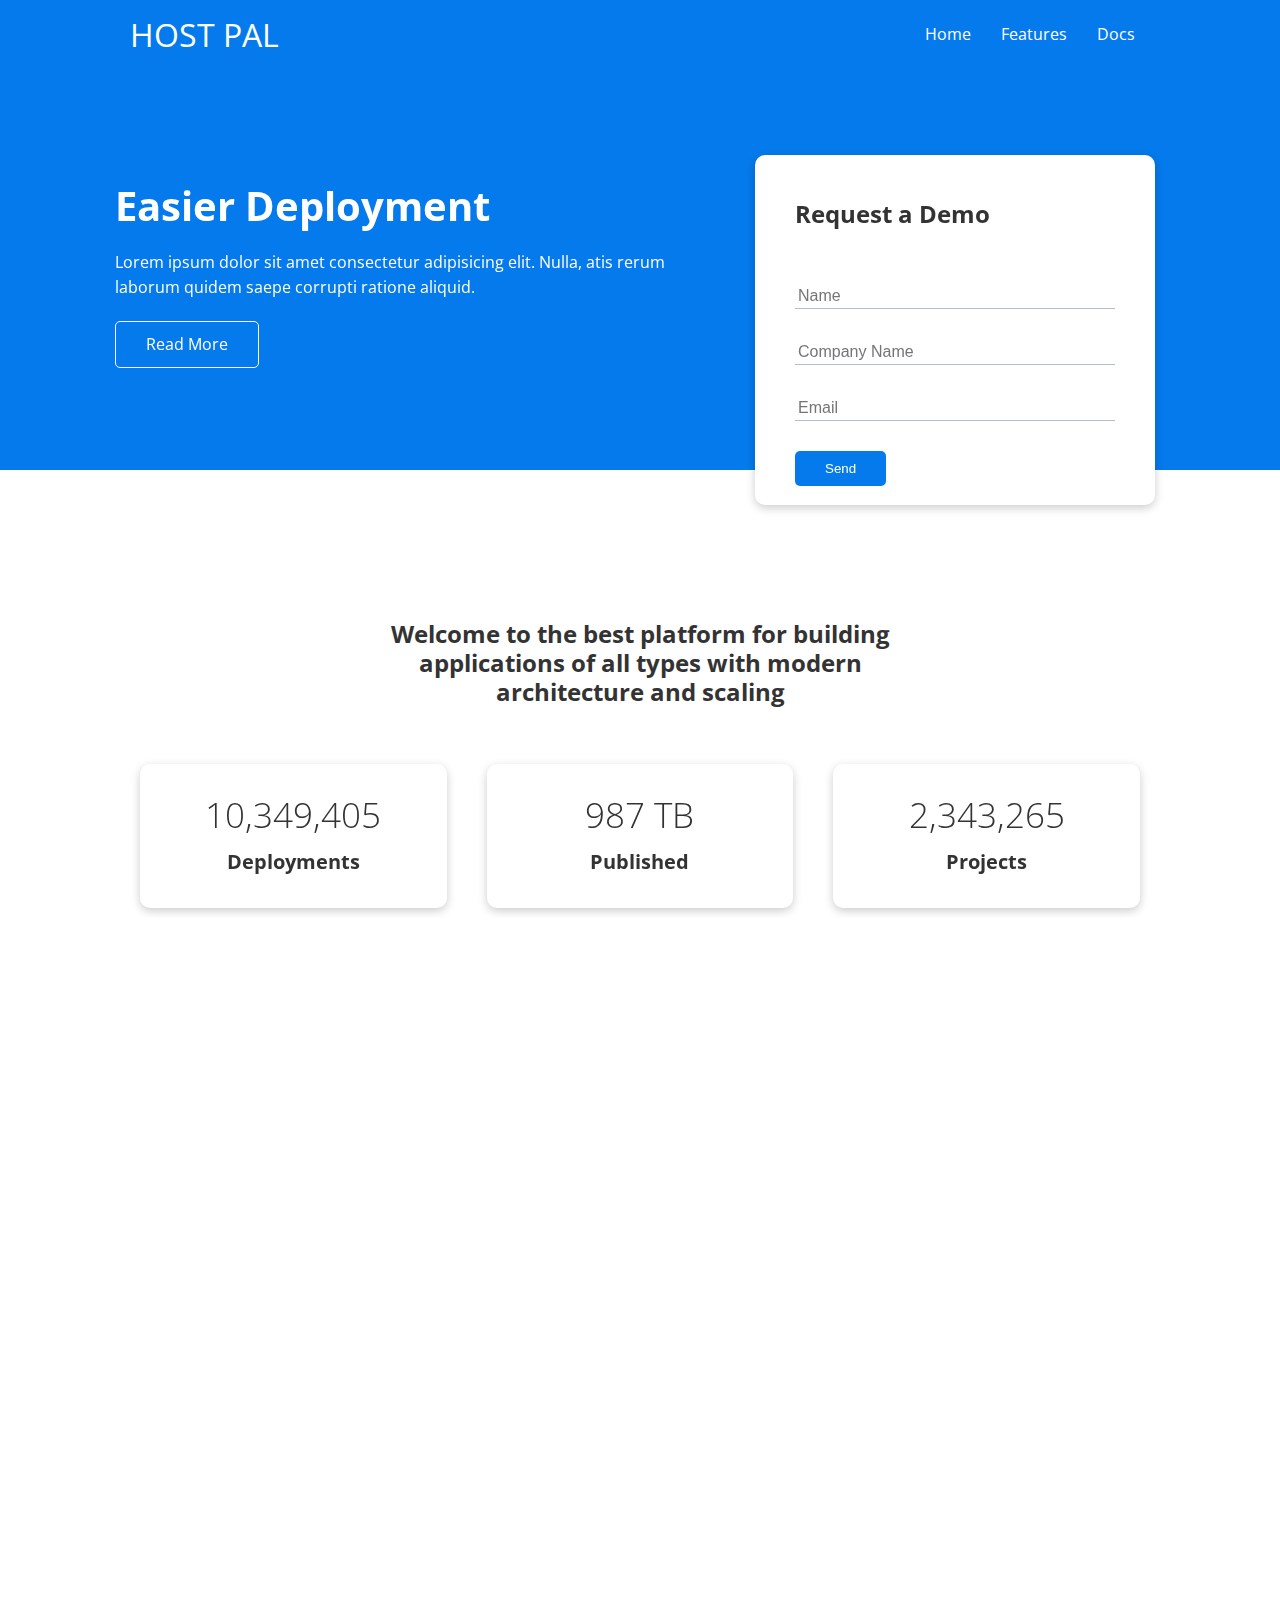
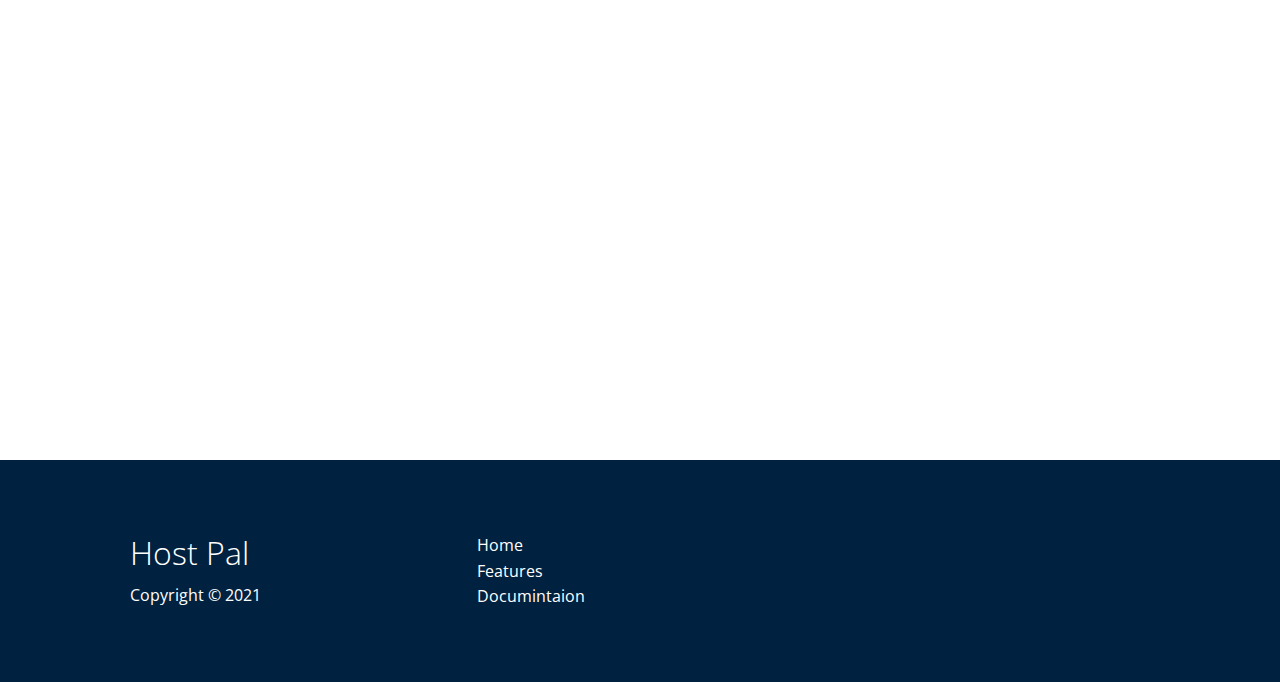
<file: index.html>
<!DOCTYPE html>
<html lang="en">
  <head>
    <meta charset="UTF-8" />
    <meta name="viewport" content="width=device-width, initial-scale=1.0" />
    <link rel="stylesheet" href="css/utilities.css" />
    <link rel="stylesheet" href="css/style.css" />
    <link rel="stylesheet" href="css/media-qu.css" />
    <link href="https://unpkg.com/aos@2.3.1/dist/aos.css" rel="stylesheet" />

    <link
      rel="stylesheet"
      href="https://cdnjs.cloudflare.com/ajax/libs/font-awesome/5.15.2/css/all.min.css"
      integrity="sha512-HK5fgLBL+xu6dm/Ii3z4xhlSUyZgTT9tuc/hSrtw6uzJOvgRr2a9jyxxT1ely+B+xFAmJKVSTbpM/CuL7qxO8w=="
      crossorigin="anonymous"
    />
    <title>Host Pal - Home</title>
  </head>
  <body>
    <div class="navbar">
      <div class="container flex">
        <h1 class="logo">host pal</h1>
        <nav>
          <ul>
            <li><a href="index.html">Home</a></li>
            <li><a href="features.html">Features</a></li>
            <li><a href="docs.html">Docs</a></li>
          </ul>
        </nav>
      </div>
    </div>

    <!-- Showcase -->

    <section class="showcase">
      <div class="container grid">
        <div class="showcase-text" data-aos="fade-up" data-aos-duration="1000">
          <h1>Easier Deployment</h1>
          <p>
            Lorem ipsum dolor sit amet consectetur adipisicing elit. Nulla, atis
            rerum laborum quidem saepe corrupti ratione aliquid.
          </p>
          <a href="features.html" class="btn btn-outline"> Read More </a>
        </div>
        <div
          class="showcase-form card"
          data-aos="fade-up"
          data-aos-duration="1000"
        >
          <h2>Request a Demo</h2>
          <form
            name="contact"
            method="POST"
            netlify-honeypot="bot-field"
            data-netlify="true"
          >
          <input type="hidden" name="form-name" value="contact">
            <p class="hidden">
              <label
                >Don’t fill this out if you’re human: <input name="bot-field"
              /></label>
            </p>
            <div class="form-control">
              <input type="text" name="name" placeholder="Name" required />
            </div>
            <div class="form-control">
              <input
                type="text"
                name="company"
                placeholder="Company Name"
                required
              />
            </div>
            <div class="form-control">
              <input type="email" name="email" placeholder="Email" required />
            </div>
            <input type="submit" value="Send" class="btn btn-primary" />
          </form>
        </div>
      </div>
    </section>

    <!-- statis -->
    <section class="stats">
      <div class="container">
        <h3 class="stats-heading text-center my-1">
          Welcome to the best platform for building applications of all types
          with modern architecture and scaling
        </h3>

        <div class="grid grid-3 text-center my-4" style="overflow: hidden">
          <div class="card" data-aos="fade-up" data-aos-duration="1000">
            <i class="fas fa-server fa-3x"></i>
            <h3>10,349,405</h3>
            <p class="text-secondary">Deployments</p>
          </div>
          <div class="card" data-aos="fade-up" data-aos-duration="1000">
            <i class="fas fa-upload fa-3x"></i>
            <h3>987 TB</h3>
            <p class="text-secondary">Published</p>
          </div>
          <div class="card" data-aos="fade-up" data-aos-duration="1000">
            <i class="fas fa-project-diagram fa-3x"></i>
            <h3>2,343,265</h3>
            <p class="text-secondary">Projects</p>
          </div>
        </div>
      </div>
    </section>

    <!-- Cli -->
    <section class="cli" data-aos="fade-up" data-aos-duration="1000">
      <div class="container grid">
        <img
          src="images/carbon (1).png"
          alt="CLI download image"
          class="cli-img"
        />
        <div class="card text-center">
          <h3>Easy to use, cross platform CLI</h3>
        </div>
        <div class="card text-center">
          <h3>Deploy in secondes</h3>
        </div>
      </div>
    </section>

    <!-- Cloud -->
    <section
      class="cloud bg-primary my-2 py-2"
      data-aos="fade-up"
      data-aos-duration="1000"
    >
      <div class="container grid">
        <div class="text-center">
          <h2 class="lg">Extreme Cloud Hosting</h2>
          <p class="lead my-1">
            Cloud hosting like you have never seen. Fast, efficient and scalable
          </p>
          <a href="features.html" class="btn btn-dark">Read More</a>
        </div>
        <img src="images/cloud.png" alt="" />
      </div>
    </section>

    <!-- Languages -->
    <section class="languages" data-aos="fade-up" data-aos-duration="1000">
      <h2 class="md text-center my-2">Supported Languages</h2>
      <div class="container flex">
        <div class="card">
          <h4>Node.js</h4>
          <img src="images/logos/node.png" alt="" />
        </div>
        <div class="card">
          <h4>PHP</h4>
          <img src="images/logos/php.png" alt="" />
        </div>
        <div class="card">
          <h4>Python</h4>
          <img src="images/logos/python.png" alt="" />
        </div>
        <div class="card">
          <h4>C#</h4>
          <img src="images/logos/csharp.png" alt="" />
        </div>
        <div class="card">
          <h4>Clojure</h4>
          <img src="images/logos/clojure.png" alt="" />
        </div>
        <div class="card">
          <h4>Ruby</h4>
          <img src="images/logos/ruby.png" alt="" />
        </div>
        <div class="card">
          <h4>Scala</h4>
          <img src="images/logos/scala.png" alt="" />
        </div>
      </div>
    </section>

    <!-- Footer -->
    <footer class="footer bg-dark py-5">
      <div class="container grid grid-3">
        <div>
          <h1>Host Pal</h1>
          <p>Copyright &copy; 2021</p>
        </div>
        <nav>
          <ul>
            <li><a href="index.html">Home</a></li>
            <li><a href="features.html">Features</a></li>
            <li><a href="docs.html">Documintaion</a></li>
          </ul>
        </nav>
        <div class="social">
          <a href="#"> <i class="fab fa-twitter fa-2x"></i> </a>
          <a href="#"> <i class="fab fa-facebook fa-2x"></i> </a>
          <a href="#"> <i class="fab fa-github fa-2x"></i> </a>
          <a href="#"> <i class="fab fa-linkedin fa-2x"></i> </a>
        </div>
      </div>
    </footer>
    <script src="https://unpkg.com/aos@2.3.1/dist/aos.js"></script>
    <script>
      AOS.init();
    </script>
  </body>
</html>
</file>
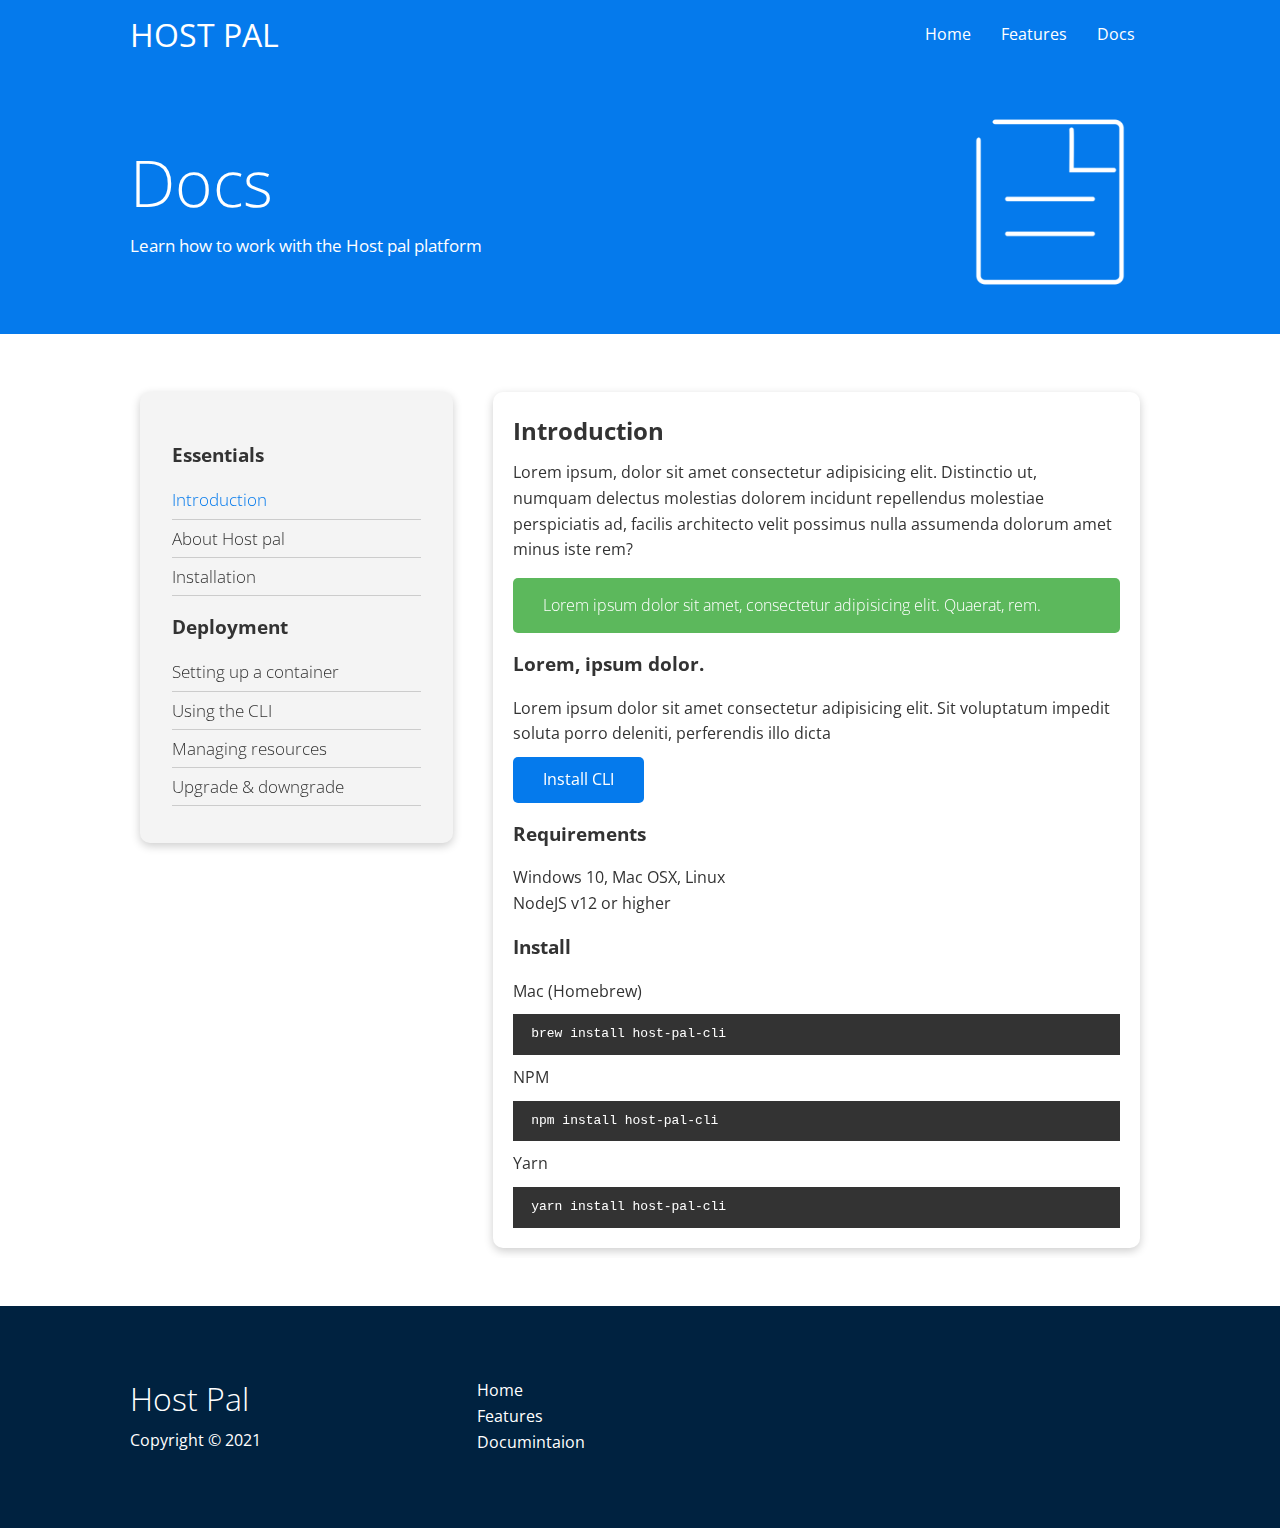
<file: docs.html>
<!DOCTYPE html>
<html lang="en">
  <head>
    <meta charset="UTF-8" />
    <meta name="viewport" content="width=device-width, initial-scale=1.0" />
    <title>Host Pal - Docs</title>
    <meta charset="UTF-8" />
    <meta name="viewport" content="width=device-width, initial-scale=1.0" />

    <link rel="stylesheet" href="css/utilities.css" />
    <link rel="stylesheet" href="css/style.css" />
    <link rel="stylesheet" href="css/media-qu.css" />
    <link href="https://unpkg.com/aos@2.3.1/dist/aos.css" rel="stylesheet" />

    <link
      rel="stylesheet"
      href="https://cdnjs.cloudflare.com/ajax/libs/font-awesome/5.15.2/css/all.min.css"
      integrity="sha512-HK5fgLBL+xu6dm/Ii3z4xhlSUyZgTT9tuc/hSrtw6uzJOvgRr2a9jyxxT1ely+B+xFAmJKVSTbpM/CuL7qxO8w=="
      crossorigin="anonymous"
    />
  </head>
  <body>
    <div class="navbar">
      <div class="container flex">
        <h1 class="logo">host pal</h1>
        <nav>
          <ul>
            <li><a href="index.html">Home</a></li>
            <li><a href="features.html">Features</a></li>
            <li><a href="docs.html">Docs</a></li>
          </ul>
        </nav>
      </div>
    </div>
    <!-- Head -->
    <section class="docs-head bg-primary py-3">
      <div class="container grid">
        <div>
          <h1 class="xl">Docs</h1>
          <p class="lead">Learn how to work with the Host pal platform</p>
        </div>

        <img src="images/docs.png" alt="" />
      </div>
    </section>

    <!-- Docs main -->

    <section class="docs-main my-4">
      <div class="container grid" style="overflow: hidden;">
        <div
          class="card bg-light p-3"
          data-aos="fade-up"
          data-aos-duration="1000"
        >
          <h3 class="my-2">Essentials</h3>
          <nav>
            <ul>
              <li><a href="#" class="text-primary">Introduction</a></li>
              <li><a href="#">About Host pal</a></li>
              <li><a href="#">Installation</a></li>
            </ul>
          </nav>
          <h3 class="my-2">Deployment</h3>
          <nav>
            <ul>
              <li><a href="#">Setting up a container</a></li>
              <li><a href="#">Using the CLI</a></li>
              <li><a href="#">Managing resources</a></li>
              <li><a href="#">Upgrade & downgrade</a></li>
            </ul>
          </nav>
        </div>

        <div class="card" data-aos="fade-up" data-aos-duration="1000">
          <h2>Introduction</h2>
          <p>
            Lorem ipsum, dolor sit amet consectetur adipisicing elit. Distinctio
            ut, numquam delectus molestias dolorem incidunt repellendus
            molestiae perspiciatis ad, facilis architecto velit possimus nulla
            assumenda dolorum amet minus iste rem?
          </p>
          <div class="alert alert-success">
            <p>
              <i class="fas fa-info"></i>
              Lorem ipsum dolor sit amet, consectetur adipisicing elit. Quaerat,
              rem.
            </p>
          </div>
          <h3>Lorem, ipsum dolor.</h3>
          <p>
            Lorem ipsum dolor sit amet consectetur adipisicing elit. Sit
            voluptatum impedit soluta porro deleniti, perferendis illo dicta
          </p>
          <a href="#" class="btn btn-primary">Install CLI</a>
          <h3>Requirements</h3>
          <ul>
            <li>Windows 10, Mac OSX, Linux</li>
            <li>NodeJS v12 or higher</li>
          </ul>
          <h3>Install</h3>
          <p>Mac (Homebrew)</p>
          <pre><code id="brew"> brew install host-pal-cli  </code> <i class="far fa-copy"id="copy1"></i></pre>
          <p>NPM</p>
          <pre><code id="npm"> npm install host-pal-cli </code> <i class="far fa-copy"id="copy2"></i></pre>
          <p>Yarn</p>
          <pre><code id="yarn"> yarn install host-pal-cli </code> <i class="far fa-copy" id="copy3"></i></pre>
        </div>
      </div>
    </section>

    <!-- Footer -->
    <footer class="footer bg-dark py-5">
      <div class="container grid grid-3">
        <div>
          <h1>Host Pal</h1>
          <p>Copyright &copy; 2021</p>
        </div>
        <nav>
          <ul>
            <li><a href="index.html">Home</a></li>
            <li><a href="features.html">Features</a></li>
            <li><a href="docs.html">Documintaion</a></li>
          </ul>
        </nav>
        <div class="social">
          <a href="#"> <i class="fab fa-twitter fa-2x"></i> </a>
          <a href="#"> <i class="fab fa-facebook fa-2x"></i> </a>
          <a href="#"> <i class="fab fa-github fa-2x"></i> </a>
          <a href="#"> <i class="fab fa-linkedin fa-2x"></i> </a>
        </div>
      </div>
    </footer>
    <script src="index.js"></script>
    <script src="https://unpkg.com/aos@2.3.1/dist/aos.js"></script>
    <script>
      AOS.init();
    </script>
  </body>
</html>
</file>
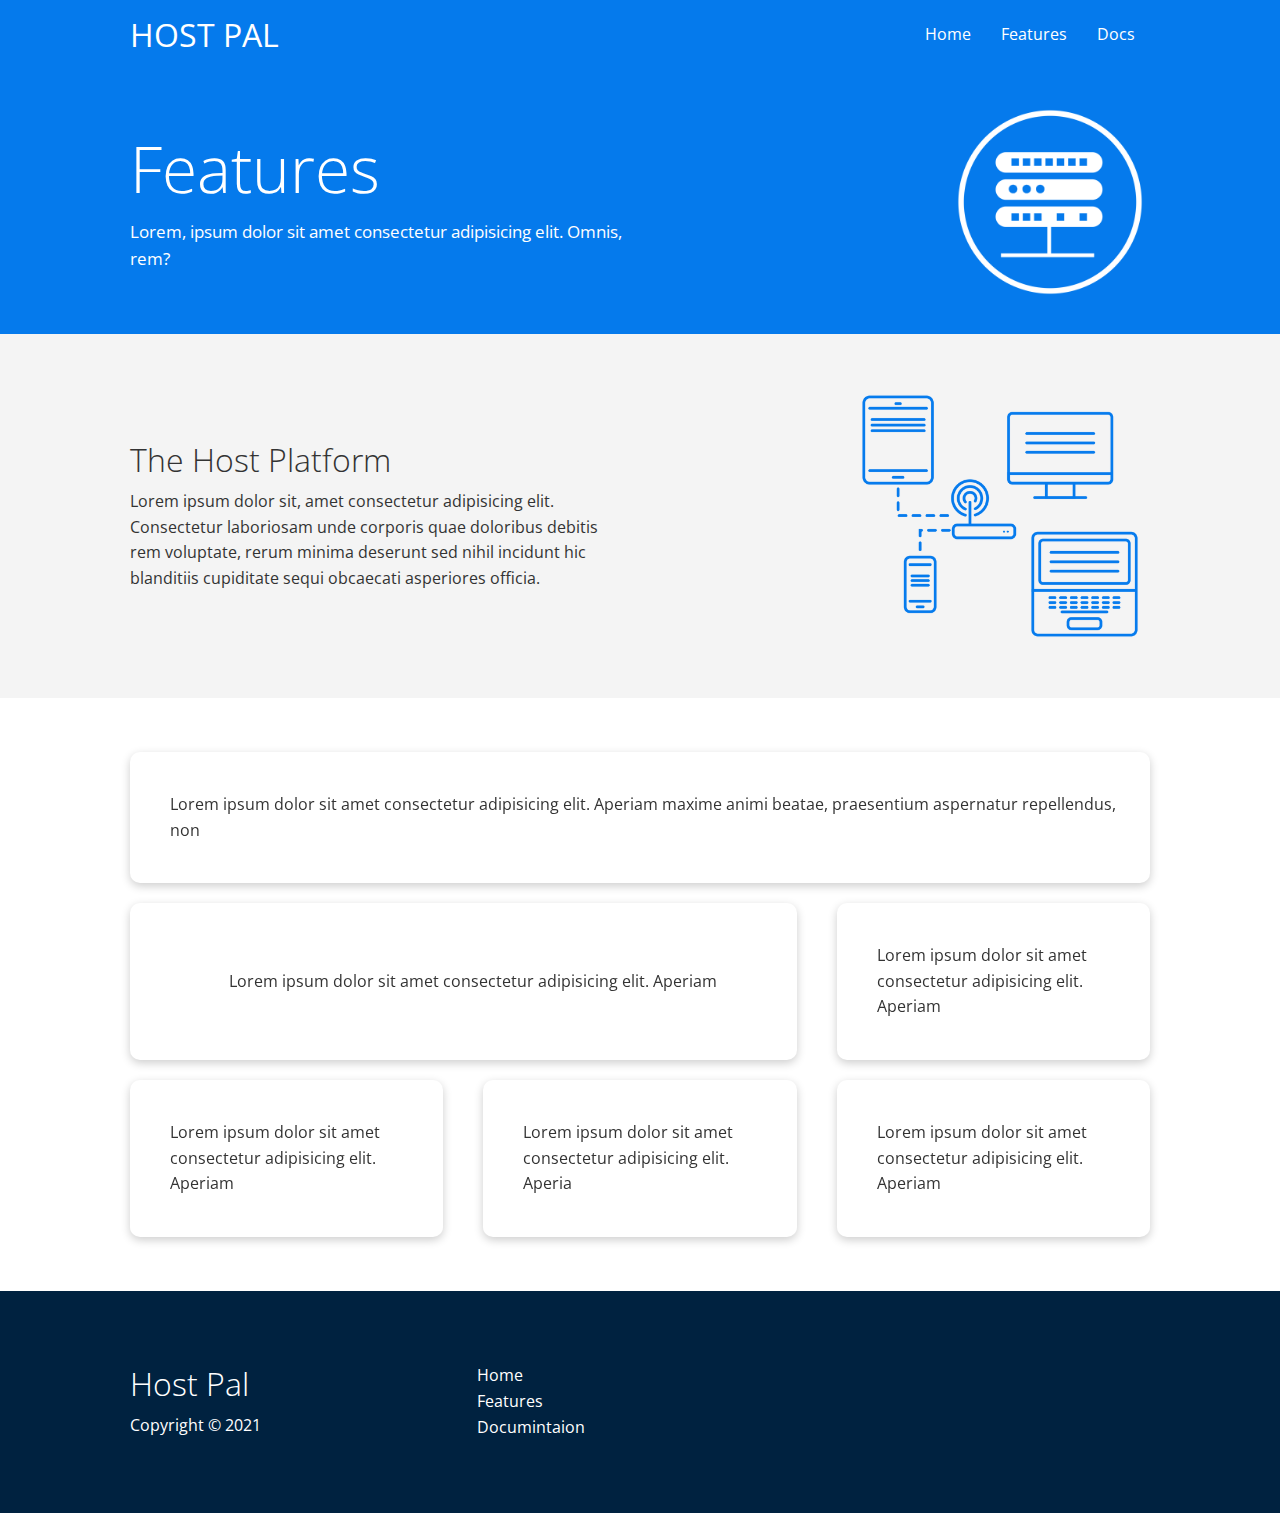
<file: features.html>
<!DOCTYPE html>
<html lang="en">
  <head>
    <meta charset="UTF-8" />
    <meta name="viewport" content="width=device-width, initial-scale=1.0" />
    <link rel="stylesheet" href="css/utilities.css" />
    <link rel="stylesheet" href="css/style.css" />
    <link rel="stylesheet" href="css/media-qu.css" />
    <link href="https://unpkg.com/aos@2.3.1/dist/aos.css" rel="stylesheet" />

    <link
      rel="stylesheet"
      href="https://cdnjs.cloudflare.com/ajax/libs/font-awesome/5.15.2/css/all.min.css"
      integrity="sha512-HK5fgLBL+xu6dm/Ii3z4xhlSUyZgTT9tuc/hSrtw6uzJOvgRr2a9jyxxT1ely+B+xFAmJKVSTbpM/CuL7qxO8w=="
      crossorigin="anonymous"
    />
    <title>Host Pal - Features</title>
  </head>
  <body>
    <div class="navbar">
      <div class="container flex">
        <h1 class="logo">host pal</h1>
        <nav>
          <ul>
            <li><a href="index.html">Home</a></li>
            <li><a href="features.html">Features</a></li>
            <li><a href="docs.html">Docs</a></li>
          </ul>
        </nav>
      </div>
    </div>
    <!-- Head -->
    <section class="features-head bg-primary py-3">
      <div class="container grid">
        <div>
          <h1 class="xl">Features</h1>
          <p class="lead">
            Lorem, ipsum dolor sit amet consectetur adipisicing elit. Omnis,
            rem?
          </p>
        </div>

        <img src="images/server.png" alt="" />
      </div>
    </section>

    <!-- Sup head -->
    <section
      class="features-sub-head bg-light py-3"
      data-aos="fade-up"
      data-aos-duration="1000"
    >
      <div class="container grid">
        <div>
          <h1 class="md">The Host Platform</h1>
          <p>
            Lorem ipsum dolor sit, amet consectetur adipisicing elit.
            Consectetur laboriosam unde corporis quae doloribus debitis rem
            voluptate, rerum minima deserunt sed nihil incidunt hic blanditiis
            cupiditate sequi obcaecati asperiores officia.
          </p>
        </div>

        <img src="images/server2.png" alt="" />
      </div>
    </section>

    <!-- Section main -->
    <section class="features-main my-2">
      <div
        class="container grid grid-3"
        data-aos="fade-up"
        data-aos-duration="1000"
        data-aos-delay="1000"
      >
        <div class="card flex">
          <i class="fas fa-server fa-3x"></i>
          <p>
            Lorem ipsum dolor sit amet consectetur adipisicing elit. Aperiam
            maxime animi beatae, praesentium aspernatur repellendus, non
          </p>
        </div>
        <div class="card flex">
          <i class="fas fa-network-wired fa-3x"></i>
          <p>
            Lorem ipsum dolor sit amet consectetur adipisicing elit. Aperiam
          </p>
        </div>
        <div class="card flex">
          <i class="fas fa-laptop-code fa-3x"></i>
          <p>
            Lorem ipsum dolor sit amet consectetur adipisicing elit. Aperiam
          </p>
        </div>
        <div class="card flex">
          <i class="fas fa-database fa-3x"></i>
          <p>
            Lorem ipsum dolor sit amet consectetur adipisicing elit. Aperiam
          </p>
        </div>
        <div class="card flex">
          <i class="fas fa-power-off fa-3x"></i>
          <p>Lorem ipsum dolor sit amet consectetur adipisicing elit. Aperia</p>
        </div>
        <div class="card flex">
          <i class="fas fa-upload fa-3x"></i>
          <p>
            Lorem ipsum dolor sit amet consectetur adipisicing elit. Aperiam
          </p>
        </div>
      </div>
    </section>

    <!-- Footer -->
    <footer class="footer bg-dark py-5">
      <div class="container grid grid-3">
        <div>
          <h1>Host Pal</h1>
          <p>Copyright &copy; 2021</p>
        </div>
        <nav>
          <ul>
            <li><a href="index.html">Home</a></li>
            <li><a href="features.html">Features</a></li>
            <li><a href="docs.html">Documintaion</a></li>
          </ul>
        </nav>
        <div class="social">
          <a href="#"> <i class="fab fa-twitter fa-2x"></i> </a>
          <a href="#"> <i class="fab fa-facebook fa-2x"></i> </a>
          <a href="#"> <i class="fab fa-github fa-2x"></i> </a>
          <a href="#"> <i class="fab fa-linkedin fa-2x"></i> </a>
        </div>
      </div>
    </footer>
    <script src="https://unpkg.com/aos@2.3.1/dist/aos.js"></script>
    <script>
      AOS.init();
    </script>
  </body>
</html>
</file>
<file: css/utilities.css>
.container {
  max-width: 1100px;
  margin: 0 auto;
  overflow: auto;
  padding: 0 40px;
}

.card {
  background-color: #fff;
  color: #333;
  border-radius: 10px;
  box-shadow: 0 3px 10px rgba(0, 0, 0, 0.2);
  padding: 20px;
  margin: 10px;
}

.btn {
  display: inline-block;
  padding: 10px 30px;
  cursor: pointer;
  background-color: var(--primary-color);
  color: #fff;
  border: none;
  border-radius: 5px;
  transition: all 0.2s ease-in-out;
}

.btn:hover {
  transform: scale(0.98);
}

.btn-outline {
  background-color: transparent;
  border: 1px solid #fff;
}

/* Backgrounds & colored btns */

.bg-primary,
.btn-primary {
  background-color: var(--primary-color);
  color: #fff;
}
.bg-secondary,
.btn-secondary {
  background-color: var(--secondary-color);
  color: #fff;
}
.bg-dark,
.btn-dark {
  background-color: var(--dark-color);
  color: #fff;
}
.bg-light,
.btn-light {
  background-color: var(--light-color);
  color: #333;
}

.bg-primary a,
.btn-primary a,
.bg-secondary a,
.btn-secondary a,
.bg-dark a,
.btn-dark a,
.bg-light a,
.btn-light a {
  color: #fff;
}

/* Text colores */
.text-primary {
  color: var(--primary-color) !important;
}
/* Text sizes */

.lead {
  font-size: 17px;
}

.sm {
  font-size: 1rem;
}

.md {
  font-size: 2rem;
}

.lg {
  font-size: 3rem;
}

.xl {
  font-size: 4rem;
}

.text-center {
  text-align: center;
}

/* Alert */
.alert {
  background-color: var(--light-color);
  padding: 5px 20px;
  font-weight: bold;
  margin: 15px 0;
}

.alert i {
  margin-right: 10px;
  color: #fff;
}

.alert-success {
  background-color: var(--success-color);
  color: #fff;
  font-weight: 200;
  border-radius: 5px;
}

.alert-error {
  background-color: var(--erro-color);
  color: #fff;
  font-weight: 200;
}

.flex {
  display: flex;
  justify-content: center;
  align-items: center;
  height: 100%;
}

.grid {
  display: grid;
  grid-template-columns: repeat(2, 1fr);
  gap: 20px;
  align-items: center;
  justify-content: center;
  height: 100%;
}

.grid-3 {
  grid-template-columns: repeat(3, 1fr);
}

/* Margin */

.my-1 {
  margin: 1rem 0;
}
.my-2 {
  margin: 1.5rem 0;
}

.my-3 {
  margin: 2rem 0;
}
.my-4 {
  margin: 3rem 0;
}
.my-5 {
  margin: 4rem 0;
}

.m-1 {
  margin: 1rem;
}
.m-2 {
  margin: 1.5rem;
}

.m-3 {
  margin: 2rem;
}
.m-4 {
  margin: 3rem;
}
.m-5 {
  margin: 4rem;
}

/* Padding */

.py-1 {
  padding: 1rem 0;
}
.py-2 {
  padding: 1.5rem 0;
}

.py-3 {
  padding: 2rem 0;
}
.py-4 {
  padding: 3rem 0;
}
.py-5 {
  padding: 4rem 0;
}

.p-1 {
  padding: 1rem;
}
.p-2 {
  padding: 1.5rem;
}

.p-3 {
  padding: 2rem;
}
.p-4 {
  padding: 3rem;
}
.p-5 {
  padding: 4rem;
}
</file>
<file: css/style.css>
@import url("https://fonts.googleapis.com/css2?family=Open+Sans:wght@300;400;600;700&display=swap");

:root {
  --primary-color: #057aec;
  --secondary-color: #1c3fa8;
  --dark-color: #002240;
  --light-color: #f4f4f4;
  --success-color: #5cb85c;
  --error-color: #d9534f;
}

/* Scroll bar Change color */

/* width */
::-webkit-scrollbar {
  width: 4px;
}

/* Track */
::-webkit-scrollbar-track {
  background: #e7e4e4;
}

/* Handle */
::-webkit-scrollbar-thumb {
  background: var(--primary-color);
}

* {
  box-sizing: border-box;
  padding: 0;
  margin: 0;
}

/* Default Configrations */

html {
  overflow-x: hidden;
}

body {
  font-family: "Open Sans", sans-serif;
  line-height: 1.6; 
  color: #333;
}

ul {
  list-style: none;
}

a {
  text-decoration: none;
  color: #333;
}

h1,
h3 {
  font-weight: 300;
  line-height: 1.2;
  margin: 10px 0;
}

p {
  margin: 10px 0;
}

img {
  width: 100%;
}

pre {
  display: flex;
  justify-content: space-between;
  text-align: center;
  background-color: #333;
  color: #fff;
  padding: 10px;
}

pre i {
  color: white !important;
}

.fa-copy {
  cursor: pointer;
}
input {
-webkit-appearance: none;
-moz-appearance: none;
appearance: none;
}

.hidden {
  visibility: hidden;
  height: 0;
}
/* Navgation bar */

.navbar {
  background-color: var(--primary-color);
  color: #fff;
  height: 70px;
}

.logo {
  text-transform: uppercase;
  font-weight: 400;
}

.navbar ul {
  display: flex;
}

.navbar a {
  color: #fff;
  padding: 10px;
  margin: 0 5px;
  transition: all 100ms ease-in-out;
}

.navbar a:hover {
  border-bottom: 2px solid #fff;
}

.navbar .flex {
  justify-content: space-between;
}

/* Showcase */

.showcase {
  height: 400px;
  background-color: var(--primary-color);
  color: white;
  position: relative;
}

.showcase h1 {
  font-size: 40px;
  font-weight: bold;
}

.showcase p {
  margin: 20px 0;
}

.showcase .grid {
  grid-template-columns: 55% 45%;
  gap: 30px;
  overflow: visible;
}

.showcase-form {
  position: relative;
  top: 60px;
  height: 350px;
  width: 400px;
  padding: 40px;
  z-index: 100;
  justify-self: flex-end;
}

.showcase-form .form-control {
  margin: 30px 0;
}

.showcase-form input[type="text"],
.showcase-form input[type="email"] {
  border: 0;
  border-bottom: 1px solid #b4becb;
  width: 100%;
  padding: 3px;
  font-size: 16px;
}

.showcase-form input:focus {
  outline: none;
}

/* Stats */

.stats {
  padding: 150px 0;
}

.stats-heading {
  font-size: 1.5rem;
  font-weight: bold;
  max-width: 550px;
  margin: auto;
}

.stats .grid h3 {
  font-size: 35px;
}

.stats .grid p {
  font-size: 20px;
  font-weight: bold;
}

.fas {
  color: var(--primary-color);
}

/* Cli */

.cli .grid {
  grid-template-columns: repeat(3, 1fr);
  grid-template-rows: repeat(2, 1fr);
}

.cli .grid > *:first-child {
  grid-column: 1 / span 2;
  grid-row: 1 / span 2;
}

/* Cloud */

.cloud .grid {
  grid-template-columns: 4fr 3fr;
}

/* Languages */

.languages .flex {
  flex-wrap: wrap;
}

.languages .card {
  text-align: center;
  margin: 18px 10px 40px;
  transition: all 0.2s ease-in-out;
}

.languages .card:hover {
  transform: translateY(-15px);
}

.languages .card h4 {
  font-size: 20px;
  margin-bottom: 10px;
}

/* Features */
.features-head img,
.docs-head img {
  width: 200px;
  justify-self: flex-end;
}

.features-sub-head img {
  width: 300px;
  justify-self: flex-end;
}

.features-main .card > i {
  margin-right: 20px;
}

.features-main .grid {
  padding: 30px;
}
.features-main .grid > *:first-child {
  grid-column: 1 / span 3;
}
.features-main .grid > *:nth-child(2) {
  grid-column: 1 / span 2;
}

/* Docs */
.docs-main h3 {
  margin: 20px 0;
  font-weight: bold;
}

.docs-main .grid {
  grid-template-columns: 1fr 2fr;
  align-items: flex-start;
}

.docs-main nav li {
  font-size: 17px;
  padding-bottom: 5px;
  margin-bottom: 5px;
  border-bottom: 1px solid #ccc;
}

.docs-main nav ul li a {
  color: #333;
  font-weight: 300;
}

.docs-main nav ul li a:hover {
  font-weight: 400;
}

/* Footer */

.footer .social a,
.footer .social a i {
  margin: 0 10px 0 0;
  transition: all 0.2s ease-in-out;
}

.footer .fa-twitter:hover {
  color: #00acee;
}
.footer .fa-facebook:hover {
  color: #55aaff;
}
.footer .fa-github:hover {
  color: #6cc644;
}
.footer .fa-linkedin:hover {
  color: #0e76a8;
}
</file>
<file: css/media-qu.css>
/* Tablets and smaller */

@media (max-width: 768px) {
  .grid,
  .showcase .grid,
  .stats .grid,
  .cli .grid,
  .cloud .grid,
  .features-man .grid,
  .docs-main .grid {
    grid-template-columns: 1fr;
    grid-template-rows: 1fr;
  }

  .showcase {
    height: auto;
  }

  .showcase-text {
    text-align: center;
    margin-top: 40px;
    width: 100vw;
  }

  .showcase-text h1 {
    width: 99%;
    margin: 10px auto;
  }

  .showcase-text p {
    width: 70%;
    margin: 20px auto;
  }

  .showcase-form {
    justify-self: center;
    align-self: center;
    width: 90vw;
  }

  .cli .grid > *:first-child {
    grid-column: 1;
    grid-row: 1;
  }

  .features-head,
  .features-sub-head,
  .docs-head {
    text-align: center;
  }

  .features-head img,
  .features-sub-head img,
  .docs-head img {
    justify-self: center;
  }

  .features-main .grid > *:first-child,
  .features-main .grid > *:nth-child(2) {
    grid-column: 1;
    grid-row: 1;
  }

  .cli-img {
    height: 30vh;
    width: 100vw;
  }

  .social {
    width: 90vw;
  }
}

/* Mobile */

@media (max-width: 600px) {
  .navbar {
    height: 110px;
  }

  .navbar .flex {
    flex-direction: column;
  }

  .navbar ul {
    padding: 10px;
    background-color: rgba(0, 0, 0, 0.1);
  }
}
</file>
